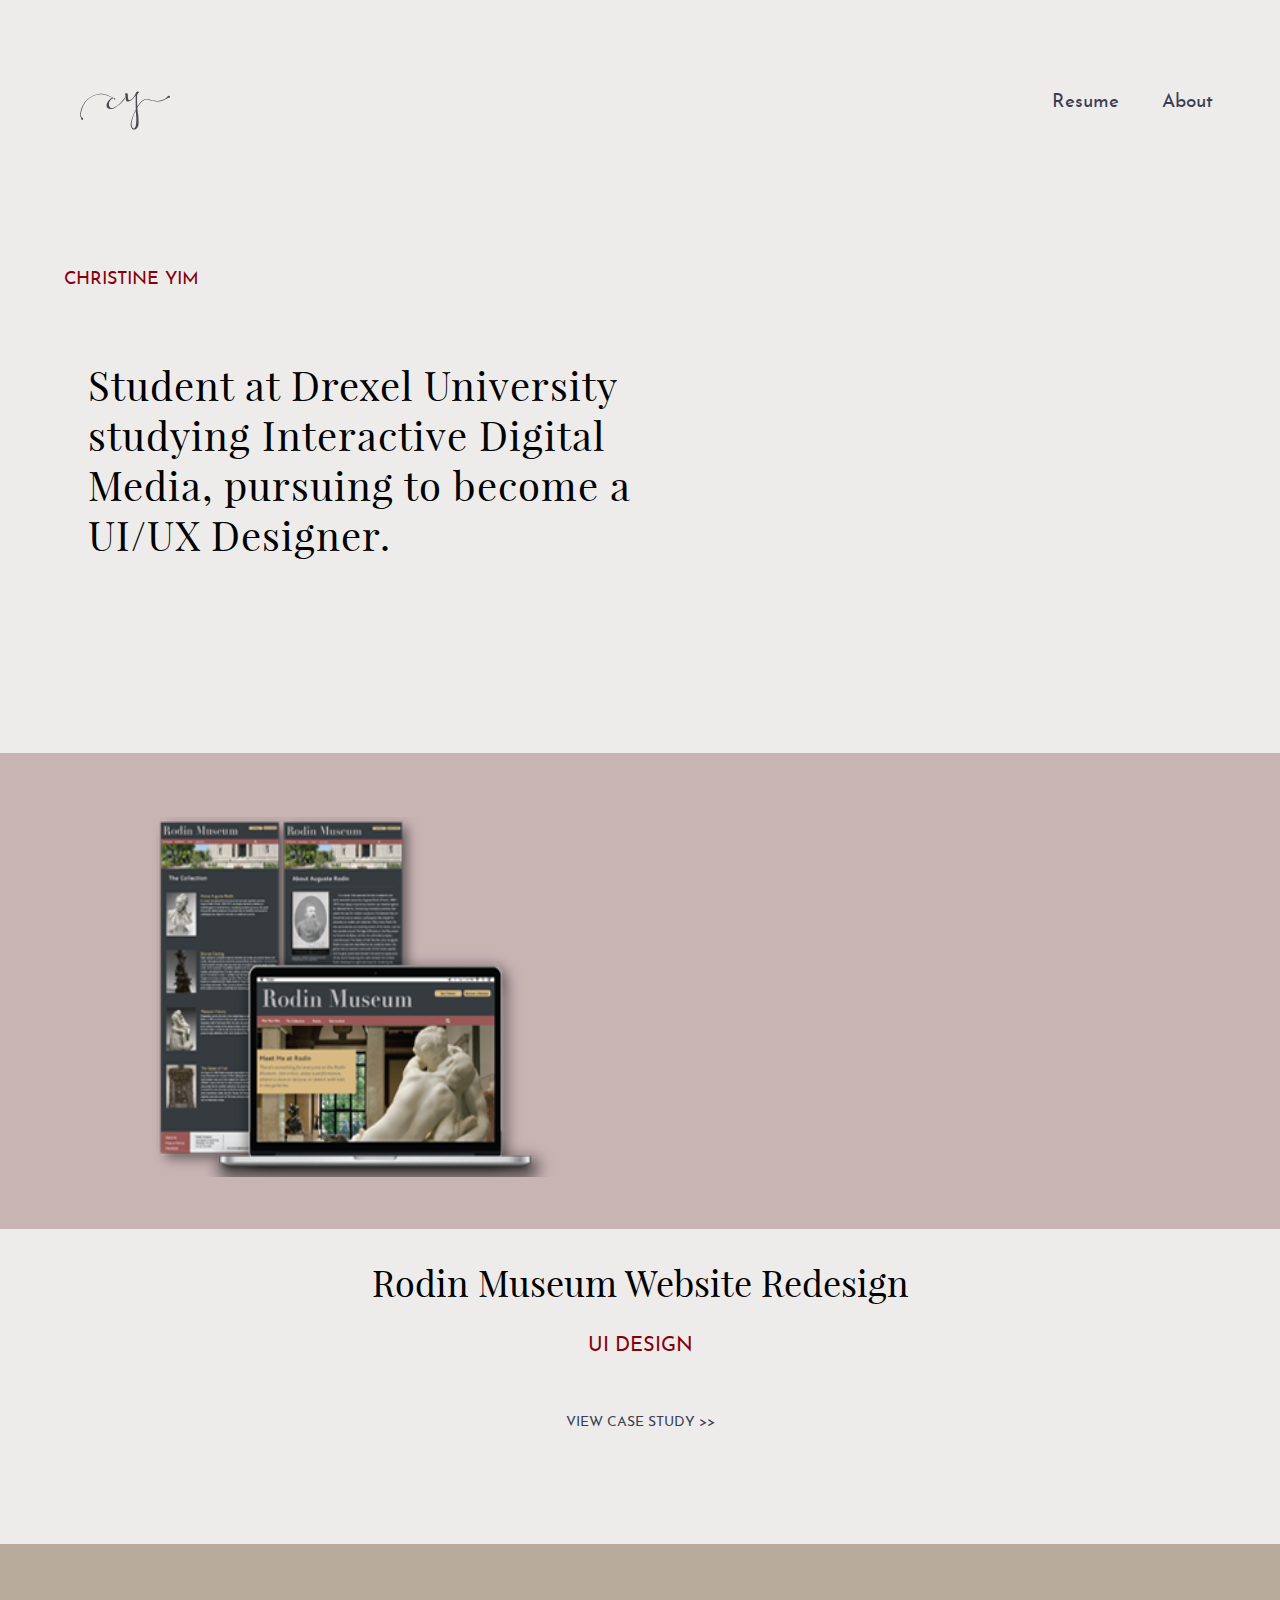
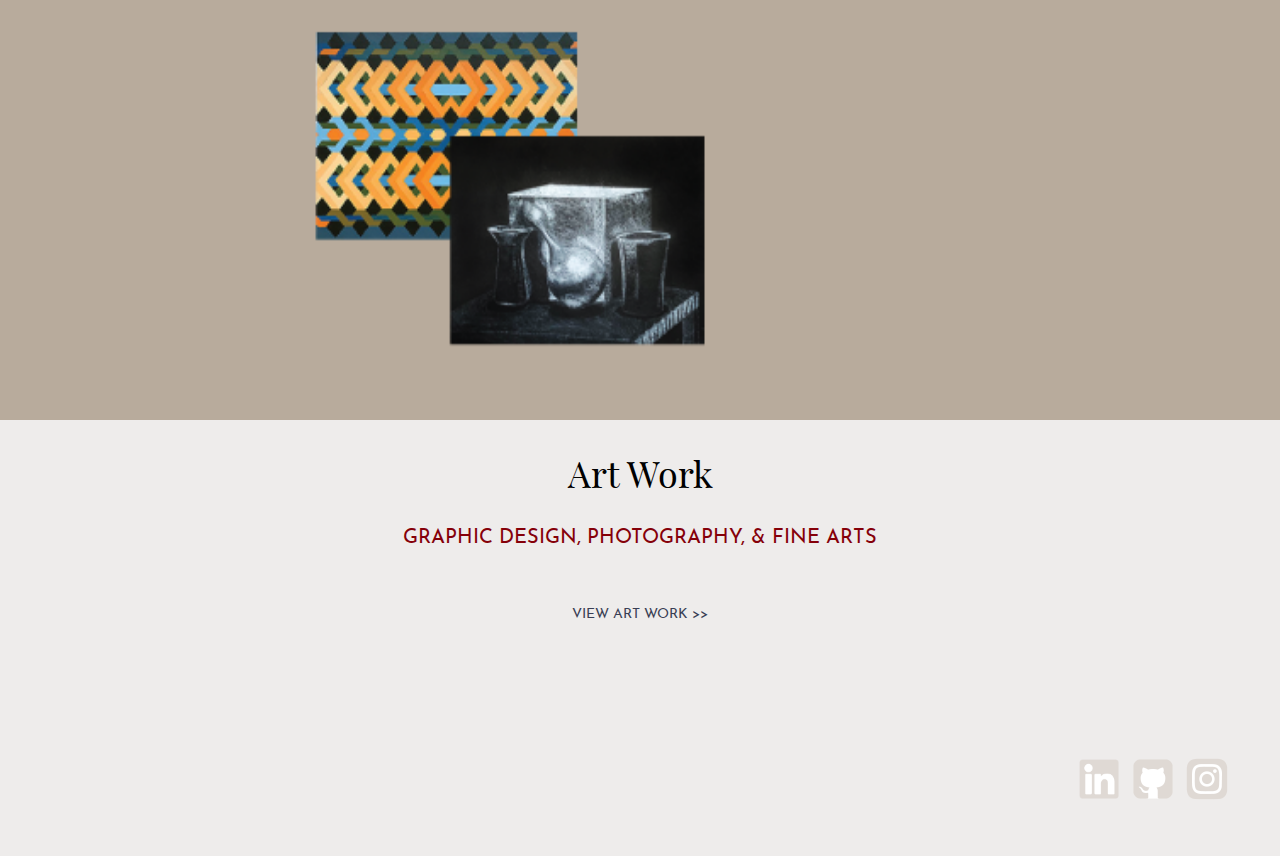
<file: index.html>
<!DOCTYPE html>
<html lang="en">
  <head>
    <title>Christine Yim's Portfolio</title>
    <meta charset="UTF-8">
    <meta name="viewport" content="width=device-width, initial-scale=1">
    <link href="css/normalize.css" rel="normalizer">
    <link href="css/style.css" rel="stylesheet">
  </head>
  <body>
    <div class="home">
      <div class="header">
        <a href="index.html">
          <img src="./images/cy_logo.svg" alt='Christine Logo' class="logo" >
        </a>
    <nav class="navlist">
      <ul>
        <li><a href="resume.html" class="resume">Resume</a></li>
        <li><a href="about.html" class="aboutme">About</a></li>
      </ul>
    </nav>
      </div>
    </div>      
    <h3 class="name">CHRISTINE  YIM</h3>
    <div class="main">
      <h1 class="greeting">
        Student at Drexel University studying Interactive Digital Media, pursuing 
        to become a UI/UX Designer.</h1>
      </div>
    <div class="portfolio">
      <div class="work1">
        <div class="box1">
          <img src="./images/rodincover_small.png" alt="Rodin" class="rodin"/>
        </div>
        <div class="workcontext1">
          <h4 class="worktitle1">Rodin Museum Website Redesign</h4>
          <p class="workcontent1">UI DESIGN</p>
          <a href="rodin-casestudy.html" class="link1">VIEW CASE STUDY >></a>
        </div>
      </div>
        <br>
      <div class="work2">
        <div class="box2">
          <img src="./images/artimages.png" alt="Art Work Images" class="artimages">
        </div>
        <div class="workcontext2">
          <h4 class="worktitle2">Art Work</h4>
          <p class="workcontent2">GRAPHIC DESIGN, PHOTOGRAPHY, & FINE ARTS</p>
          <a href="artwork.html" class="link2">VIEW ART WORK >></a>
        </div>
      </div>
        <br>
      </div>
      <br>
    <div class="worklinks">
      <a href="https://www.linkedin.com/in/christine-yim-b1ba33174">
        <img src="./images/linkedin_icon.png" alt="linkedin" class="workicon"></a>
      <a href="https://github.com/cyim12">
        <img src="./images/github_icon.png" alt="github" class="workicon"></a>
      <a href="https://www.instagram.com/christineyim_/">
      <img src="./images/instagram_icon.png" alt="instagram" class="workicon"></a>
  </div>
  </body>
</html>
</file>
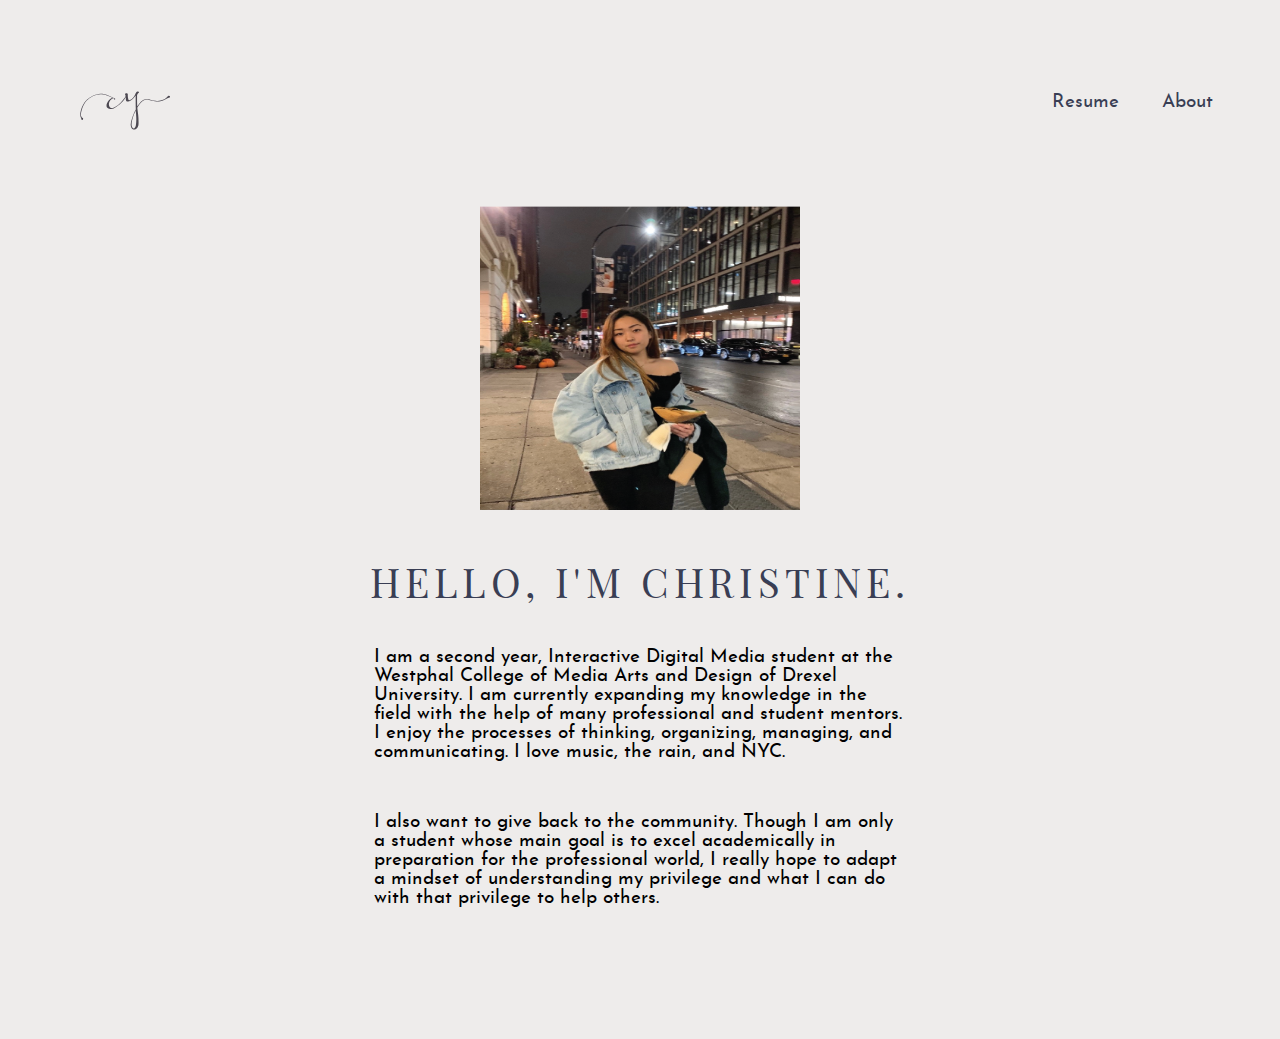
<file: about.html>
<!DOCTYPE html>
<html lang="en">
  <head>
    <title>About Me</title>
    <meta charset="UTF-8">
    <meta name="viewport" content="width=device-width, initial-scale=1">
    <link href="css/normalize.css" rel="normalizer">
    <link href="css/style.css" rel="stylesheet">
  </head>
  <body>
    <div class="home">
      <div class="header">
        <a href="index.html">
          <img src="/images/cy_logo.svg" alt='Christine Logo' class="logo" >
        </a>
    <nav class="navlist">
      <ul>
        <li><a href="resume.html" class="resume">Resume</a></li>
        <li><a href="about.html" class="aboutme">About</a></li>
      </ul>
    </nav>
      </div>
    </div>
  <div class="mainaboutme"> 
    <div class="aboutmebody">
      <img src="images/aboutmeimage copy.png" alt="Self Image" class="selfpic">
      <div class="meparagraphs">
        <h3 class="aboutme">HELLO, I'M CHRISTINE.</h3> 
        <p class="me_para" id="para1">
           I am a second year, Interactive Digital Media student at the Westphal College of 
           Media Arts and Design of Drexel University. I am currently expanding my knowledge
           in the field with the help of many professional and student mentors. I enjoy the 
           processes of thinking, organizing, managing, and communicating. I love music, the 
           rain, and NYC.
        </p>
        <p class="me_para" id="para2">
          I also want to give back to the community. Though I am only a student whose main goal 
          is to excel academically in preparation for the professional world, I really hope 
          to adapt a mindset of understanding my privilege and what I can do with that privilege 
          to help others.
        </p>
      </div>
    </div>
  </div>
 </body>
</html>
</file>
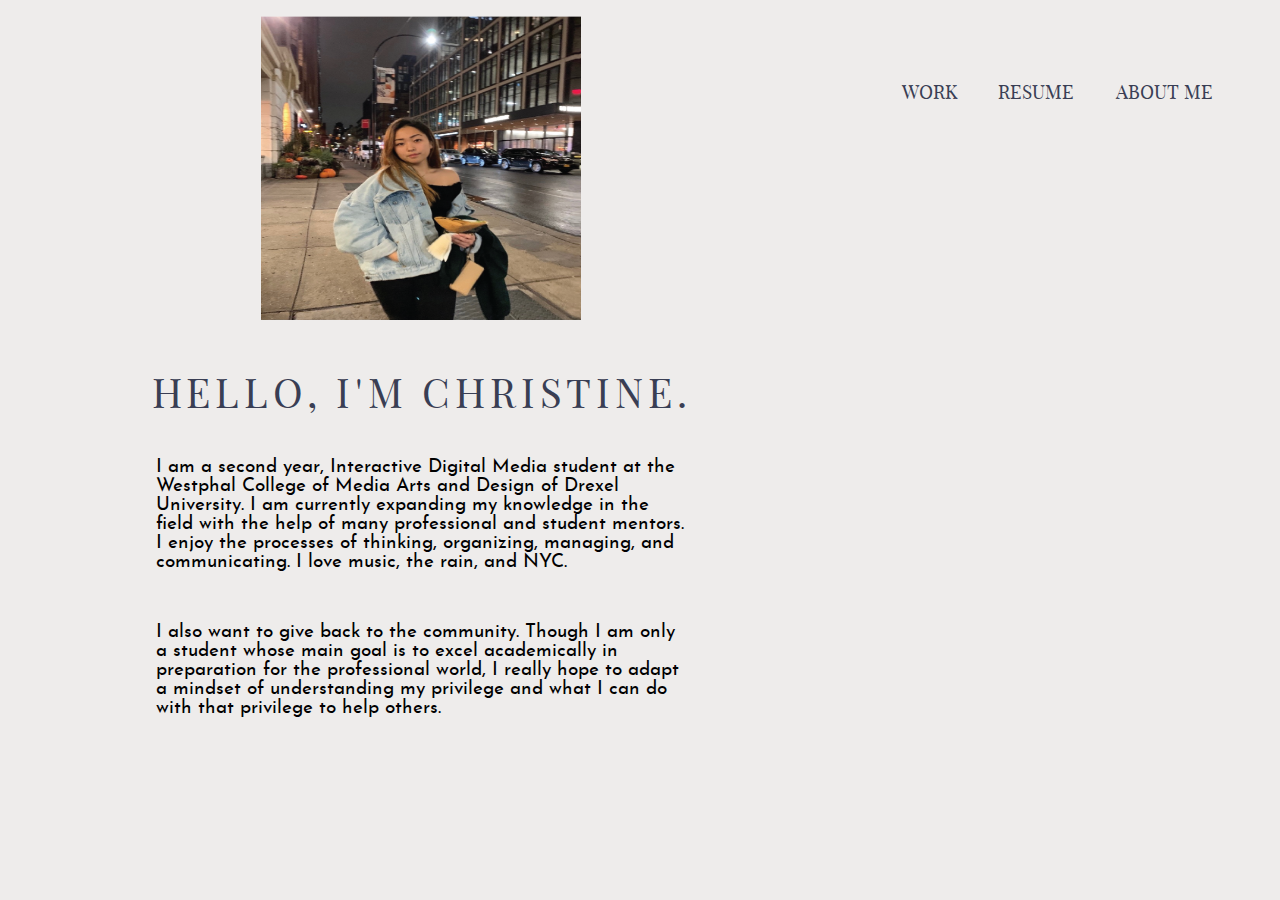
<file: about_me.html>
<!DOCTYPE html>
<html lang="en">
  <head>
    <title>About Me</title>
    <meta charset="UTF-8">
    <meta name="viewport" content="width=device-width, initial-scale=1">
    <link href="css/normalize.css" rel="normalizer">
    <link href="css/style.css" rel="stylesheet">
  </head>
 <body class="home">
    <div class="header">
      <nav>
        <ul class="navlist">
          <li><a href="portfolio_case_studies.html" class="portcs">WORK</a></li>
          <li><a href="resume.html" class="resume">RESUME</a></li>
         <li><a href="about_me.html" class="aboutme">ABOUT ME</a></li>
        </ul>
      </nav>
    </div>
  <div class="mainaboutme"> 
    <div class="aboutmebody">
      <img src="images/aboutmeimage copy.png" alt="Self Image" class="selfpic">
      <div class="meparagraphs">
        <h3 class="aboutme">HELLO, I'M CHRISTINE.</h3> 
        <p class="me_para" id="para1">
           I am a second year, Interactive Digital Media student at the Westphal College of 
           Media Arts and Design of Drexel University. I am currently expanding my knowledge
           in the field with the help of many professional and student mentors. I enjoy the 
           processes of thinking, organizing, managing, and communicating. I love music, the 
           rain, and NYC.
        </p>
        <p class="me_para" id="para2">
          I also want to give back to the community. Though I am only a student whose main goal 
          is to excel academically in preparation for the professional world, I really hope 
          to adapt a mindset of understanding my privilege and what I can do with that privilege 
          to help others.
        </p>
      </div>
    </div>
  </div>
 </body>
</html>
</file>
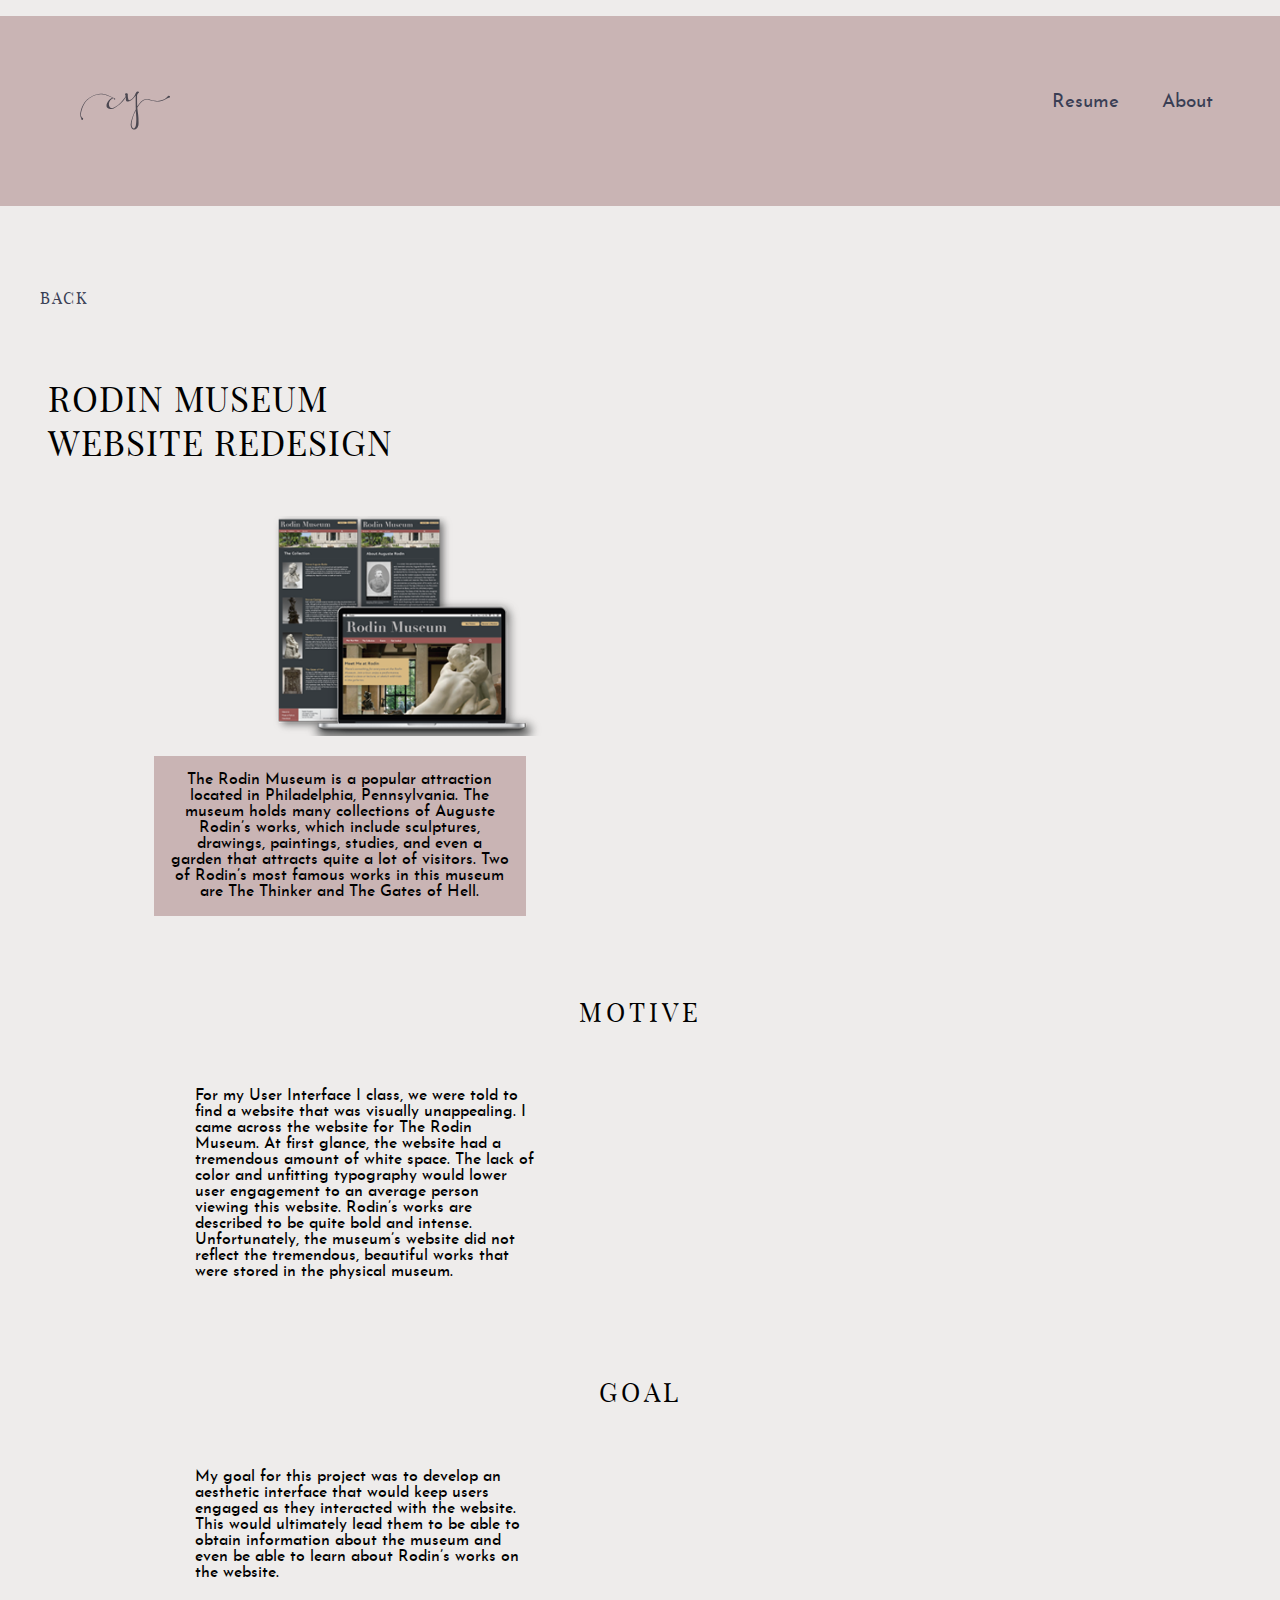
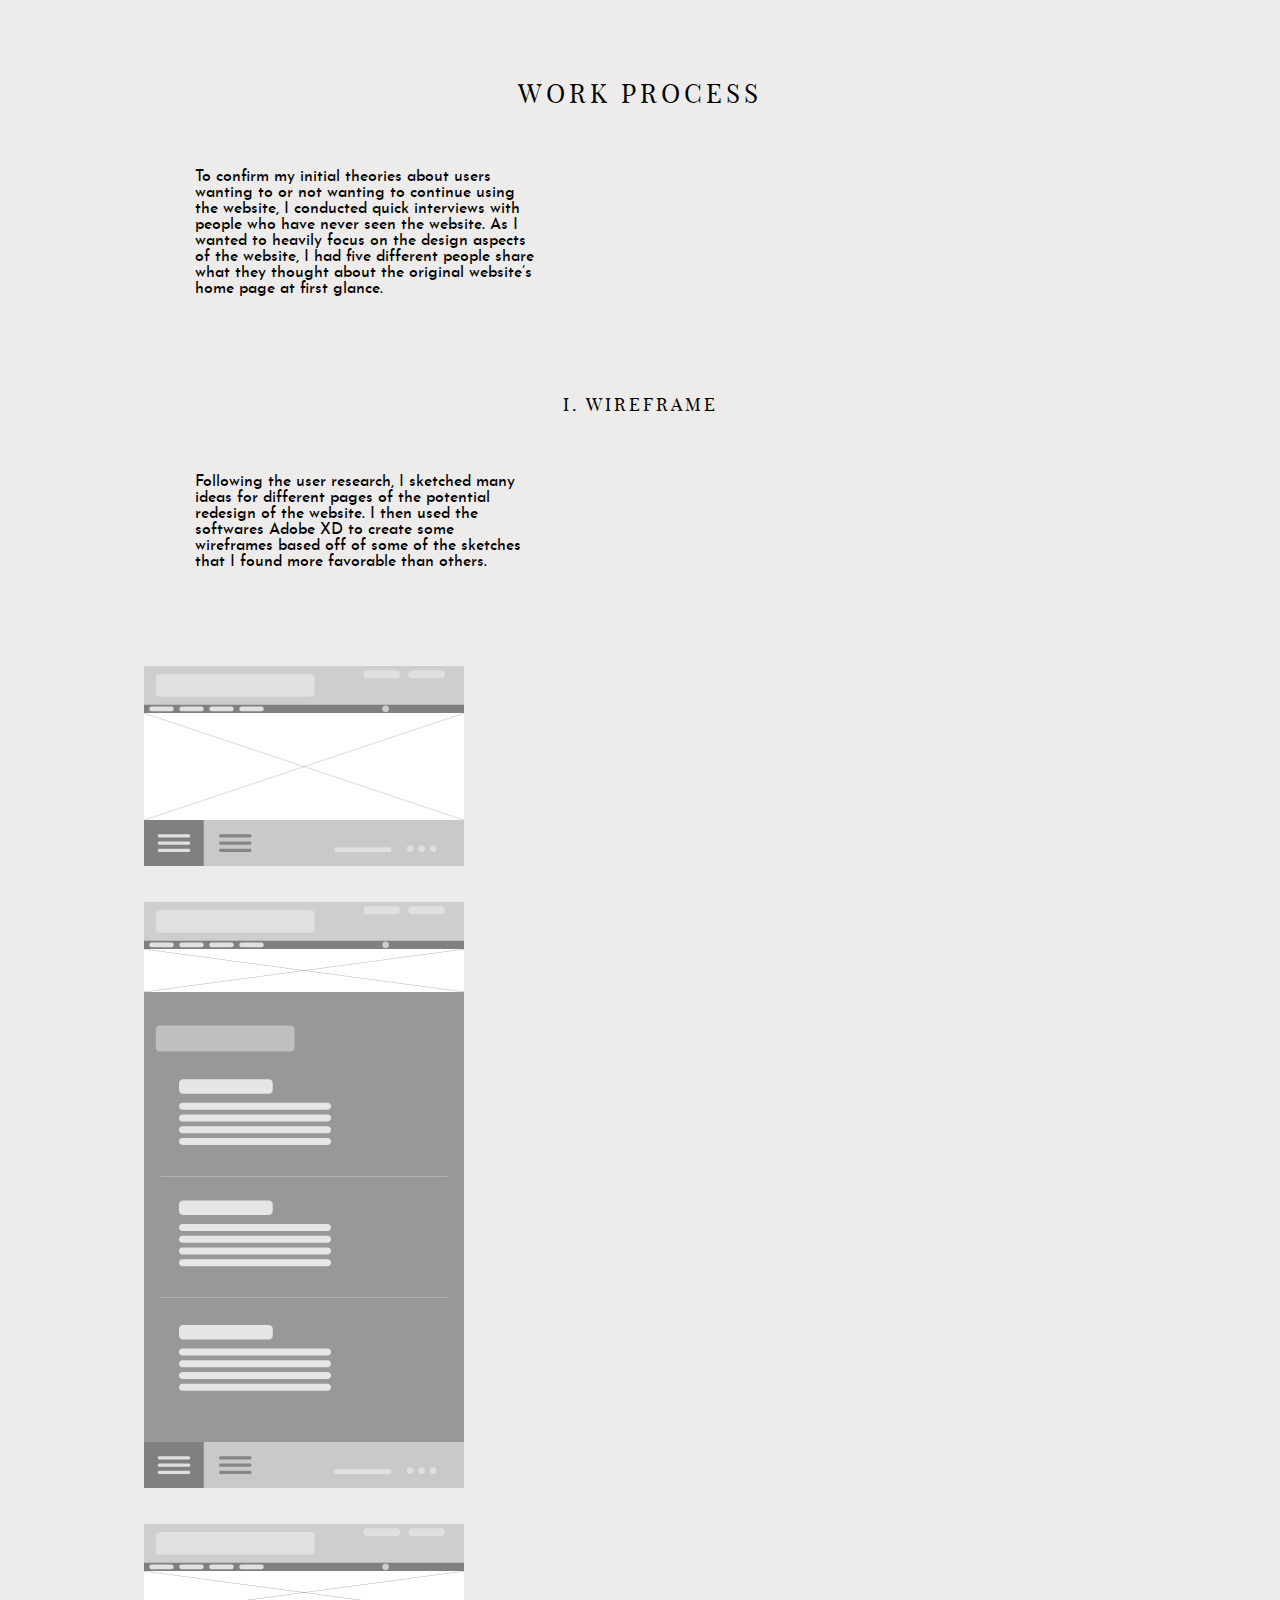
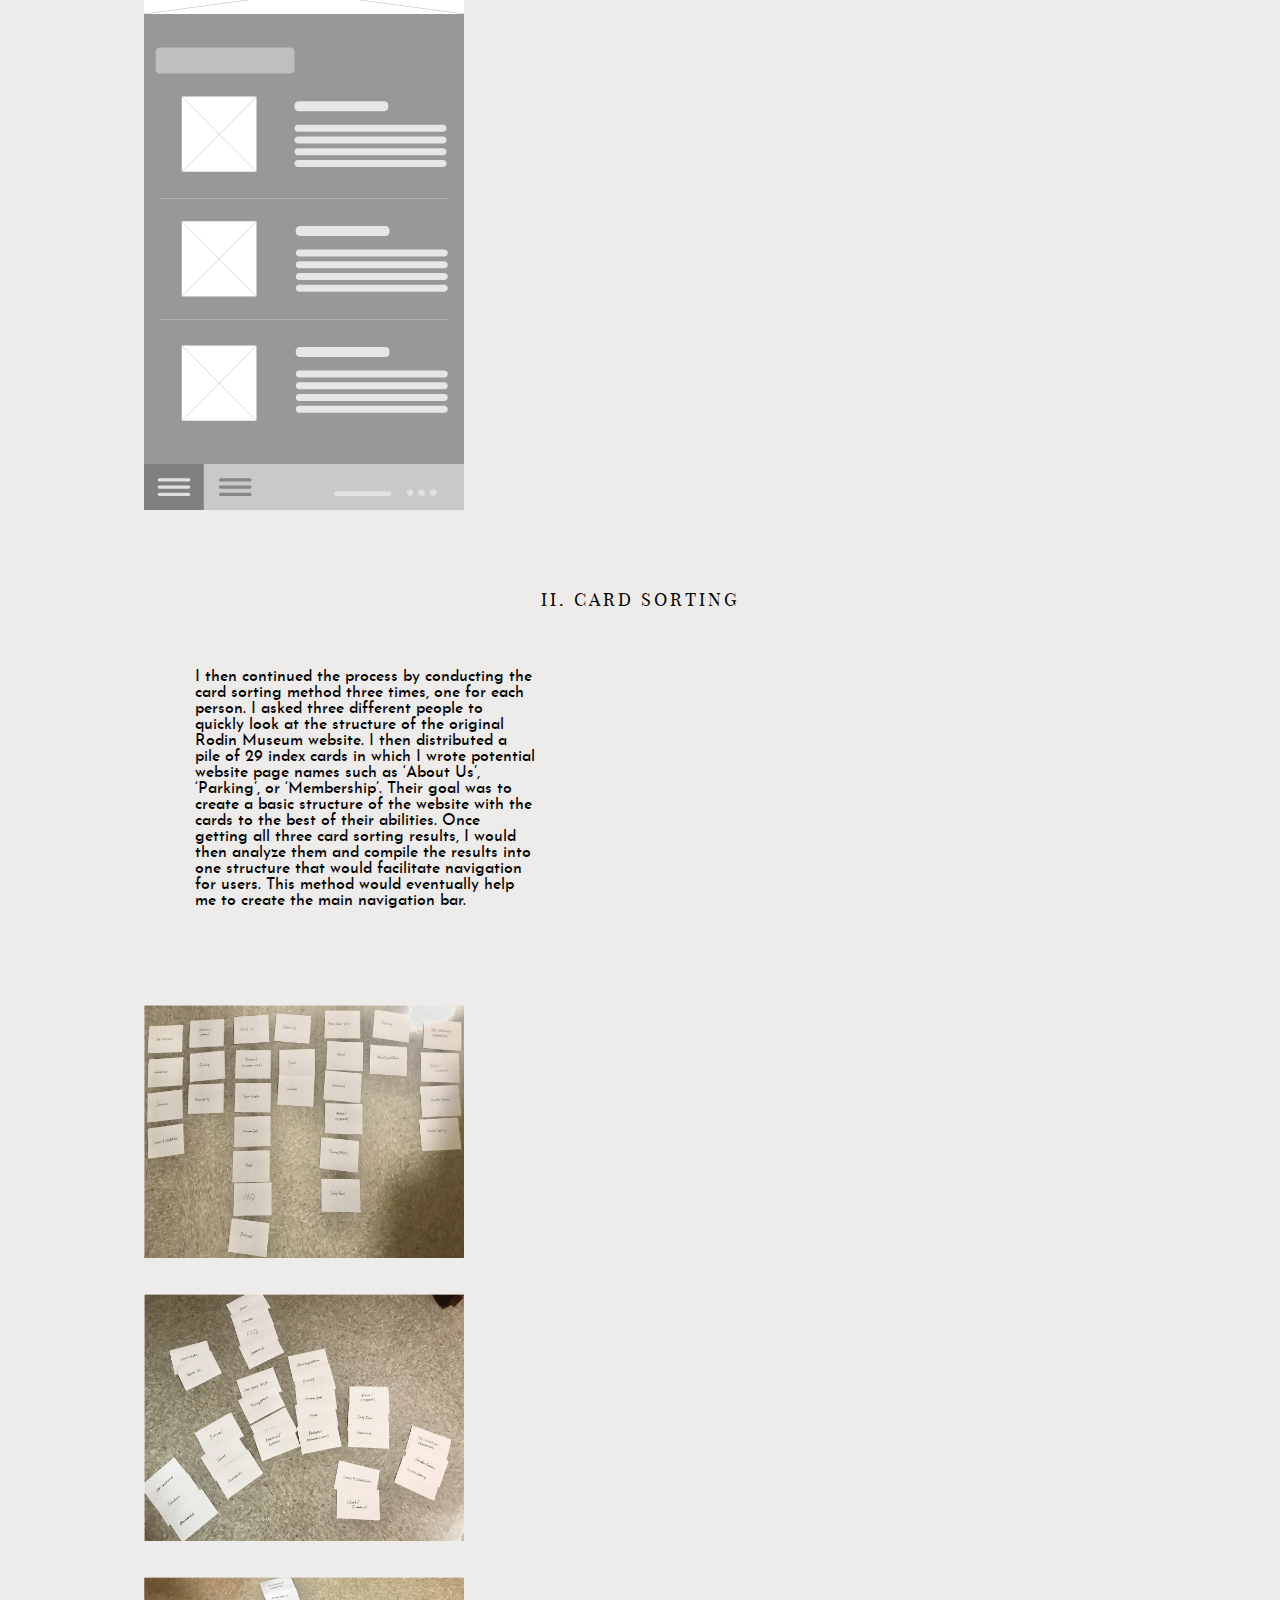
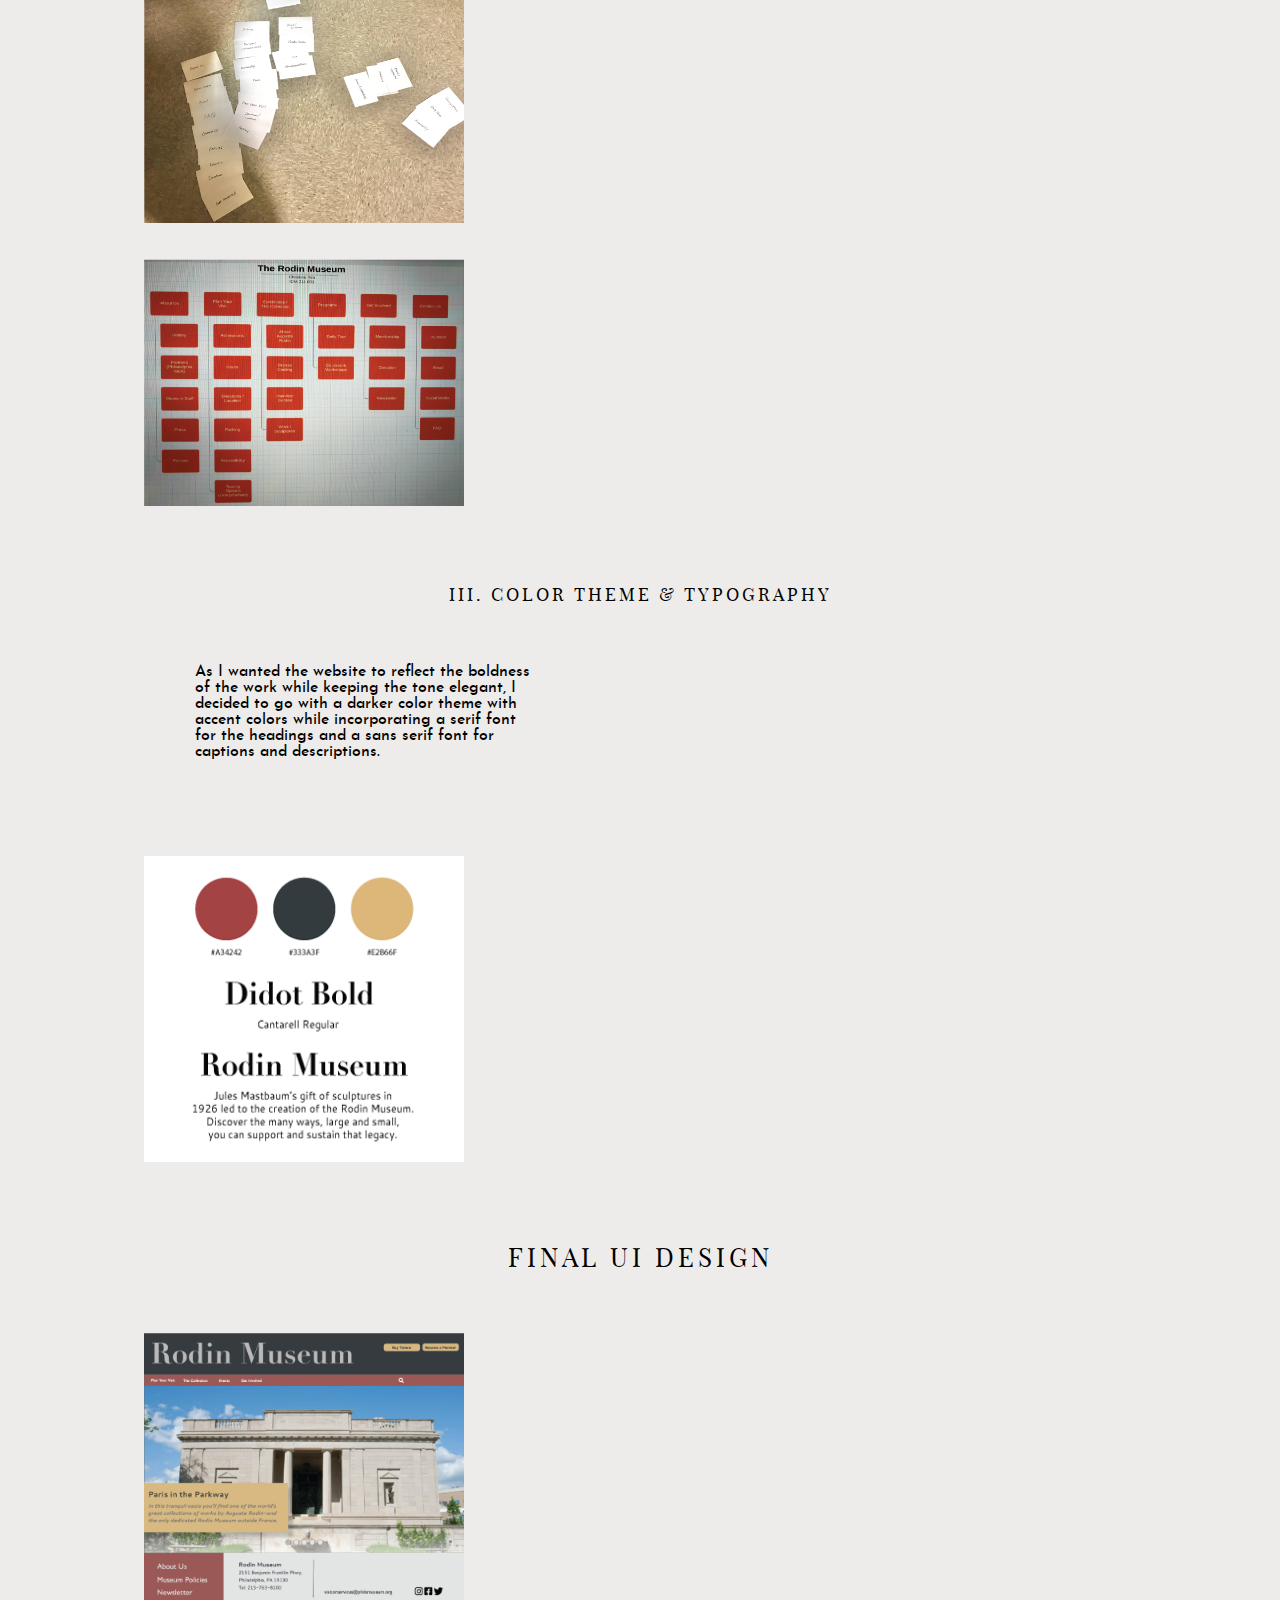
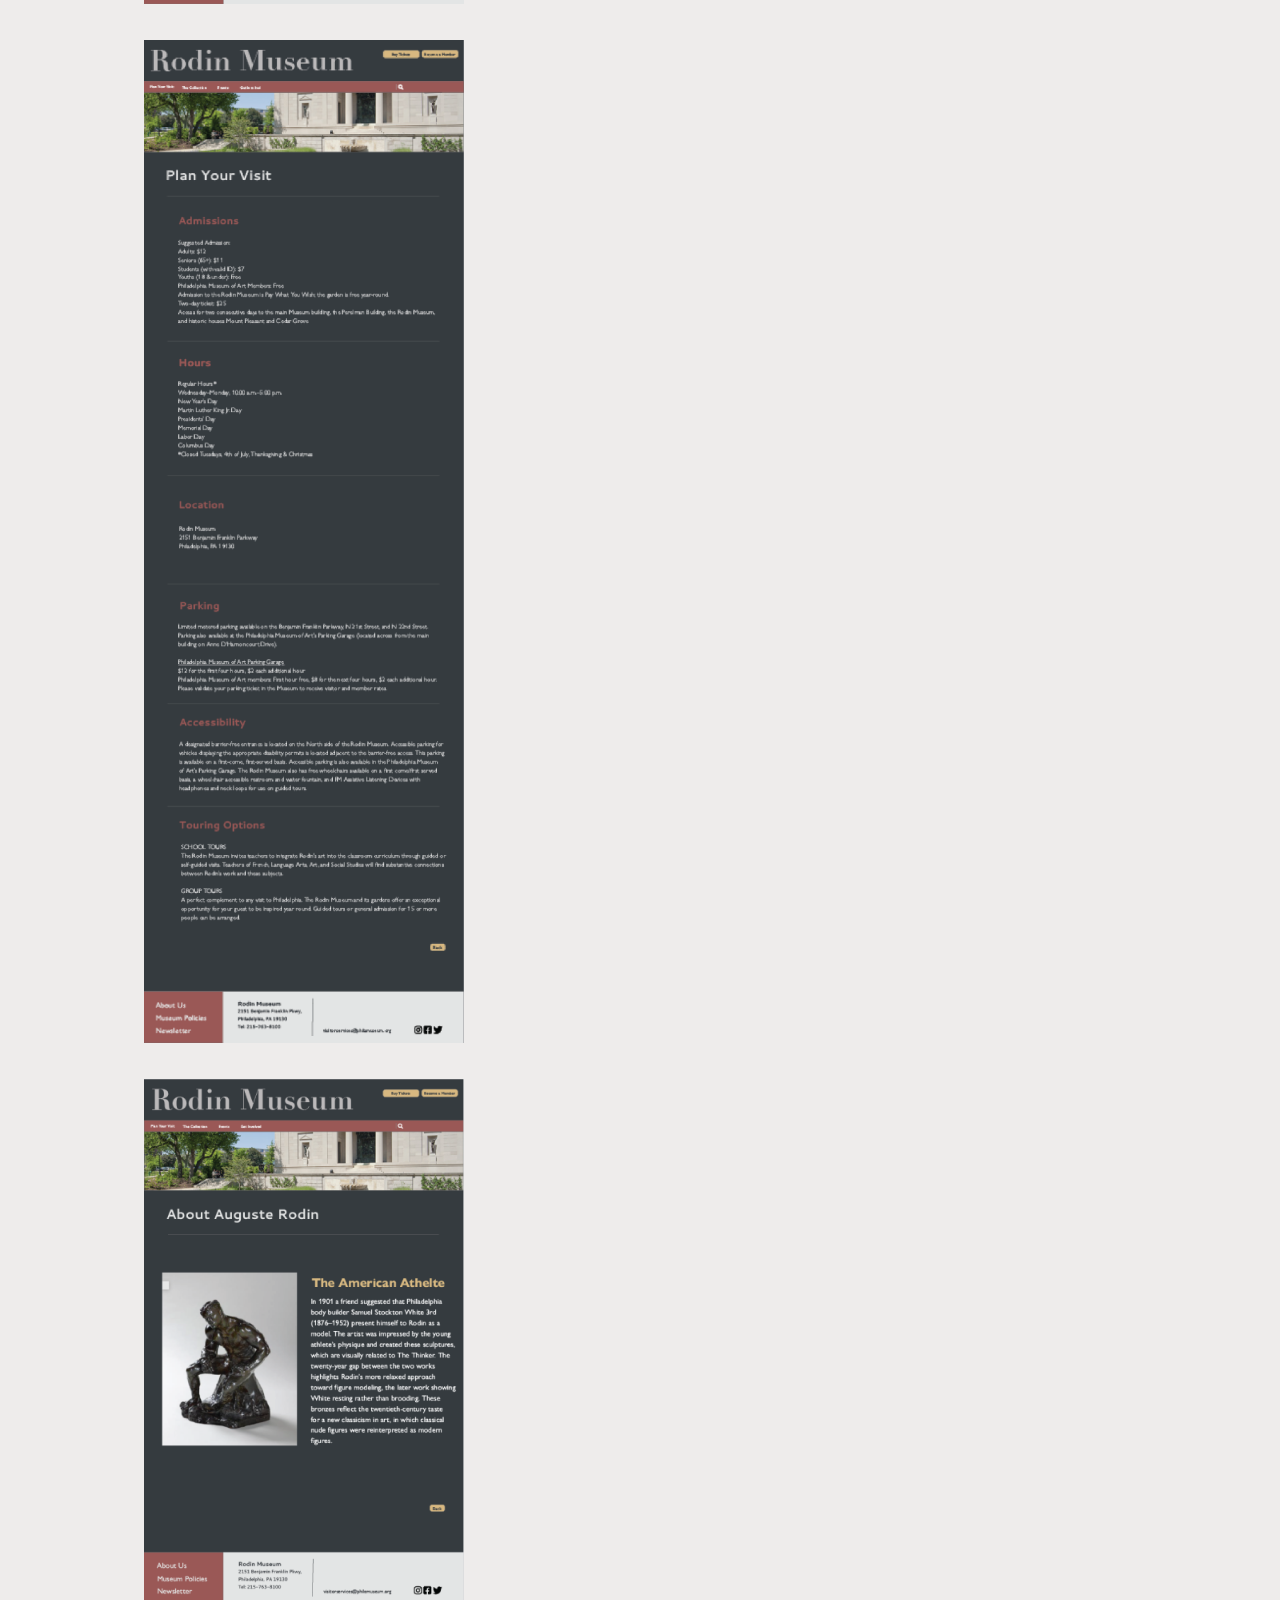
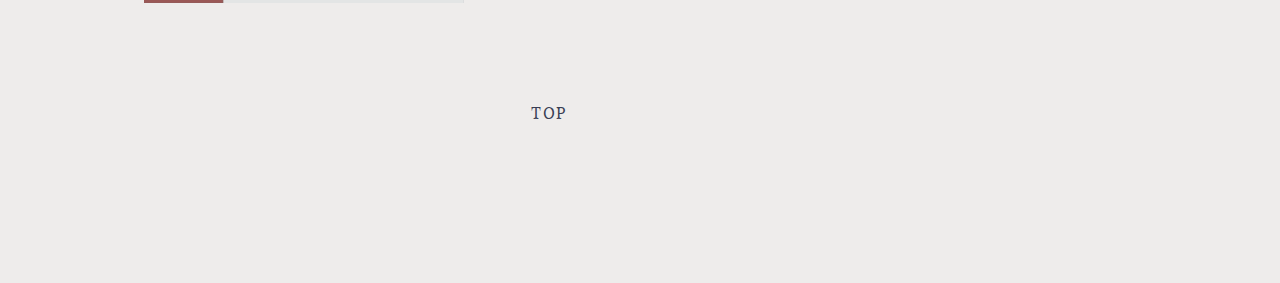
<file: rodin-casestudy.html>
<!DOCTYPE html>
<html lang="en">
  <head>
    <title>Rodin Case Study</title>
    <meta charset="UTF-8">
    <meta name="viewport" content="width=device-width, initial-scale=1">
    <link href="css/normalize.css" rel="normalizer">
    <link href="css/style.css" rel="stylesheet">
  </head>
  <body>
    <div class="home">
      <div>
      <div class="headerrod">
        <a href="index.html">
          <img src="./images/cy_logo.svg" alt='Christine Logo' class="logo" >
        </a>
    <nav class="navlist">
      <ul>
        <li><a href="resume.html" class="resume">Resume</a></li>
        <li><a href="about.html" class="aboutme">About</a></li>
      </ul>
    </nav>
    </div>
    </div>
      <br>
      <a href="index.html" class="back">BACK</a>
      <div class="mainrodin">
          <br>
          <div class="rodheading">
            <h3 class="studytitle">RODIN MUSEUM WEBSITE REDESIGN</h3>
            <img src="images/rodincover_small.png" alt="Rodin Redesign Image" class="csimage">
          </div>
          <div class="rodintro">
          <p class="para1">
            The Rodin Museum is a popular attraction located in Philadelphia, Pennsylvania. 
            The museum holds many collections of Auguste Rodin’s works, which include sculptures, 
            drawings, paintings, studies, and even a garden that attracts quite a lot of visitors. 
            Two of Rodin’s most famous works in this museum are The Thinker and The Gates of Hell. </p>
          </div>
          <div class="rodmotive">
            <h5 class="subtitle">MOTIVE</h5>
            <p class="para">
              For my User Interface I class, we were told to find a website that was visually 
              unappealing. I came across the website for The Rodin Museum. At first glance, 
              the website had a tremendous amount of white space. The lack of color and unfitting 
              typography would lower user engagement to an average person viewing this website. 
              Rodin’s works are described to be quite bold and intense. Unfortunately, the 
              museum’s website did not reflect the tremendous, beautiful works that were stored 
              in the physical museum.
            </p>
          </div>
          <div class="rodgoal">
            <h5 class="subtitle">GOAL</h5>
            <p class="para">
              My goal for this project was to develop an aesthetic interface that would keep 
              users engaged as they interacted with the website. This would ultimately lead them 
              to be able to obtain information about the museum and even be able to learn about 
              Rodin’s works on the website.
            </p>
          </div>
          <div class="rodworkprocess">
            <h5 class="subtitle">WORK PROCESS</h5>
            <p class="para">
              To confirm my initial theories about users wanting to or not wanting to continue 
              using the website, I conducted quick interviews with people who have never seen the 
              website. As I wanted to heavily focus on the design aspects of the website, I had 
              five different people share what they thought about the original website’s home 
              page at first glance.
            </p>
          </div>
          <div class="rodwireframes">
            <h6 class="wpsubtitle">I. WIREFRAME</h6>
            <p class="para">
              Following the user research, I sketched many ideas for different pages of the potential 
              redesign of the website. I then used the softwares Adobe XD to create some wireframes 
              based off of some of the sketches that I found more favorable than others.
            </p>
            <img src="images/wireframe1.png" alt="Wireframe 1" class="wireframe">
            <br>
            <img src="./images/wireframe2.png" alt="Wireframe 2" class="wireframe">
            <br>
            <img src="images/wireframe3.png" alt="Wireframe 3" class="wireframe">
            <br>
          </div>
          <div class="rodcard">
            <h6 class="wpsubtitle">II. CARD SORTING</h6>
            <p class="para">
              I then continued the process by conducting the card sorting method three times, one for 
              each person. I asked three different people to quickly look at the structure of the 
              original Rodin Museum website. I then distributed a pile of 29 index cards in which I wrote 
              potential website page names such as ‘About Us’, ‘Parking’, or ‘Membership’. Their goal 
              was to create a basic structure of the website with the cards to the best of their abilities. 
              Once getting all three card sorting results, I would then analyze them and compile the 
              results into one structure that would facilitate navigation for users. This method would 
              eventually help me to create the main navigation bar.
            </p>
            <img src="images/cardsort1.png" alt="cardsorting1" class="cardsort">
            <br>
            <img src="images/cardsort2.png" alt="cardsorting2" class="cardsort">
            <br>
            <img src="images/cardsort3.png" alt="cardsorting3" class="cardsort">
            <br>
            <img src="images/cardsort4.png" alt="cardsorting2" class="cardsort">
            <br>
          </div>
          <div class="rodstylesheet">
            <h6 class="wpsubtitle">III. COLOR THEME & TYPOGRAPHY</h6>
            <p class="para">
              As I wanted the website to reflect the boldness of the work while keeping the tone elegant, 
              I decided to go with a darker color theme with accent colors while incorporating a serif font 
              for the headings and a sans serif font for captions and descriptions.
            </p>
            <img src="images/rodin_color_type.png" alt="colortheme_typography" class="color_type">
            <br>
          </div>
          <div class="rodfinal">
            <h5 class="subtitle">FINAL UI DESIGN</h5>
            <img src="images/rodinhome.png" alt="Rodin Home Page" class="finaluirodin">
            <br>
            <img src="images/museuminfo.png" alt="Rodin Museum Information" class="finaluirodin">
            <br>
          
            <img src="images/rodin_americanathlete.png" alt="American Athlete" class="finaluirodin" id="americanathlete">
          </div>
          <div class="gotop">
            <a href="rodin-casestudy.html" class="top">TOP</a>
          </div>
        </div>
        </div>
</file>
<file: css/style.css>
/* FONTS */
@font-face {
  font-family: 'Josefin_Sans';
  src: url('../fonts/JosefinSans/josefinsans-regular-webfont.woff2') format('woff2');
  font-weight: normal;
  font-style: normal;
}

@font-face {
  font-family: 'Playfair_Display';
  src: url('../fonts/PlayfairDisplay/playfairdisplay-regular-webfont.woff2') format('woff2');
  font-weight: normal;
  font-style: normal;
}

@font-face {
  font-family: 'Playfair_Display';
  src: url('../fonts/PlayfairDisplay/playfairdisplay-bold-webfont.woff2') format('woff2');
  font-weight: bold;
  font-style: normal;
}

/* GENERAL */

body {
  margin: 1rem 0rem 6rem 0rem;
  background-color: #EEECEB;
  border: 1rem;
}

.header {
  background-color: #EEECEB;
}

.logo {
  width: 90px;
  height: 90px;
  display: inline-block;
  padding: 3rem;
}

.navlist {
  margin-top: 4rem;
  margin-right: 4.5rem;
  list-style: none;
  font-family: 'Playfair_Display', serif;
  font-weight: normal;
  float: right;
}

.navlist li {
  font-size: 1rem;
  font-weight: normal;
  display: inline;
  padding: 0.5rem;
  font-size: 16px;
}

a {text-decoration: none;}

a.portcs:link {color: #393E54;}
a.portcs:visited {color: #393E54;}
a.portcs:hover {color: #850009;
  transition-duration: 0.4s;}

a.resume:link {color: #393E54;}
a.resume:visited {color: #393E54;}
a.resume:hover {color: #850009;
  transition-duration: 0.4s;}

a.aboutme:link {color: #393E54;}
a.aboutme:visited {color: #393E54;}
a.aboutme:hover {color: #850009;
  transition-duration: 0.4s;}

.main {
  margin: 0;
}

h3.name {
  margin: 0;
  padding-top: 4rem;
  padding-left: 2rem;
  font-family: 'Josefin_Sans', Arial, sans-serif;
  font-size: 14px;
  font-weight: normal;
  color: #850009;
}

h3.pgname {
  margin: 2rem;
  text-align: center;
  font-family: 'Josefin_Sans', Arial, sans-serif;
  font-size: 16px;
  font-weight: normal;
  color: #850009;
}

h1.greeting {
  padding-left: 3rem;
  padding-top: 1rem;
  margin: 1.5rem 1.5rem 7rem;
  max-width: 400px;
  font-size: 30px;
  letter-spacing: 1px;
  font-family: 'Playfair_Display', serif;
  font-weight: normal;
}

.work1 {
  margin-bottom: 6rem;
}

.box1 {
  position: relative;
  background-color: #C9B4B4;
  padding: 2rem;
}

img.rodin {
  padding-top: 1rem;
  margin-left: 5%;
  margin-right: 5%;
}

.workcontext1, .workcontext2, .workcontext3 {
  text-align: center;
}

h4.worktitle1 {
  font-family: 'Playfair_Display', serif;
  font-size: 26px;
  text-align: center;
  margin-left: 1rem;
  margin-bottom: 0.5rem;
  margin-top: 1.5rem;
}

.workcontent1, .workcontent2, .workcontent3 {
  font-family: 'Josefin_Sans', Arial, sans-serif;
  font-size: 16px;
  color: #850009;
  margin-top: 0.5rem;
  margin-bottom: 1.5rem;
}

.link1, .link2, .link3 {
  font-family: 'Josefin_Sans', Arial, sans-serif;
  font-size: 10px;
  color: #393E54;
}

.work2 {
  margin-bottom: 6rem;
}

.box2 {
  background-color: #B8AB9C;
  padding: 2rem;
}

img.teado {
  height: 240px;
  width: 320px;
  padding-top: 1rem;
  margin-left: 18%;
  margin-right: 18%;
}

h4.worktitle2 {
  font-family: 'Playfair_Display', serif;
  font-size: 26px;
  text-align: center;
  margin-left: 1rem;
  margin-bottom: 0.5rem;
  margin-top: 1.5rem;
}

.work3 {
  margin-bottom: 6rem;
}

.box3 {
  background-color: #8488AC;
  padding: 2rem;
}

img.artimages {
  height: 240px;
  width: 320px;
  padding-top: 1rem;
  margin-left: 13%;
  margin-right: 13%;
}

h4.worktitle3 {
  font-family: 'Playfair_Display', serif;
  font-size: 26px;
  text-align: center;
  margin-left: 1rem;
  margin-bottom: 0.5rem;
  margin-top: 1.5rem;
}

.worklinks {
  float: right;
  margin-right: 3rem;
  margin-bottom: 3rem;
}

.workicon {
  width: 50px;
  height: 50px;
}

/* RESUME */
.downloadres {
  margin-bottom: 3rem;
}

h4 {
  font-family: 'Playfair_Display', serif;
  font-size: 30px;
  margin: 3rem 1rem 1.5rem;
  font-weight: normal;
  text-align: center;
}

p {
  font-family: 'Josefin_Sans', Arial, sans-serif;
  font-size: 16px;
  justify-content: center;
  padding: 1rem;
}

ul {
  font-family: 'Josefin_Sans', Arial, sans-serif;
  font-size: 13px;
  max-width: 550px;
}

#resumelist {
  margin-bottom: 3rem;
}

h3.download {
  font-family: 'Playfair_Display', serif;
  font-size: 20px;
  font-weight: normal;
  text-align: center;
}

img.downloadlogo {
  height: 50px;
  width: 50px;
  margin-bottom: 1rem;
  margin-left: 44%;
  margin-right: 44%;
}

.mainresume {
  margin: 2rem;
  grid-template-columns: 1fr;
  grid-template-areas:
    "edu"
    "exp"
    "cre"
    "ski"
    "rel"
    "act"
    "hon"
}

/* ABOUT */
.mainabout {
  margin-bottom: 5rem;
}

.selfpic {
  width: 16rem;
  margin-left: 20%;
  margin-right: 20%;
}

h3.aboutme {
  font-family: 'Playfair_Display', serif;
  font-size: 30px;
  margin: 3rem 1rem 1.5rem;
  font-weight: normal;
  text-align: center;
  letter-spacing: 0.3rem;
  color: #393E54;
}

.me_para {
  max-width: 25rem;
  margin-left: 10%;
  margin-right: 10%;
}

/* RODIN */
.headerrod {
  background-color: #C9B4B4;
  margin-bottom: 4rem;
}

.mainrodin {
  padding-bottom: 4rem;
}

.back {
  padding: 2.5rem;
  font-family: 'Playfair_Display', serif;
  letter-spacing: 0.1rem;
  color: #393E54;
}

h3.studytitle {
  text-align: left;
  padding-left: 3rem;
  padding-top: 1rem;
  max-width: 350px;
  font-size: 35px;
  letter-spacing: 1px;
  font-family: 'Playfair_Display', serif;
  font-weight: normal;
}

.csimage {
  height: 220px;
  width: 300px;
  padding-top: 1rem;
  margin-left: 19%;
  margin-right: 19%;
}

p.para1 {
  background-color: #C9B4B4;
  max-width: 340px;
  text-align: center;
  margin-left: 12%;
  margin-right: 12%;
  margin-bottom: 4rem;
}

h5.subtitle {
  padding-top: 1rem;
  font-size: 26px;
  letter-spacing: 4px;
  text-align: center;
  font-family: 'Playfair_Display', serif;
  font-weight: normal;
}

p.para {
  max-width: 340px;
  margin-left: 14%;
  margin-right: 14%;
  margin-bottom: 4rem;
}

h6.wpsubtitle {
  padding-top: 1rem;
  font-size: 18px;
  letter-spacing: 3px;
  text-align: center;
  font-family: 'Playfair_Display', serif;
  font-weight: normal;
}

.wireframe, .cardsort, .color_type, .finaluirodin {
  width: 320px;
  margin-left: 10%;
  margin-right: 10%;
  padding: 1rem;
}

#americanathlete {
  margin-bottom: 5rem;
}

.top {
  margin-left: 39%;
  margin-right: 39%;
  padding: 2rem;
  font-family: 'Playfair_Display', serif;
  letter-spacing: 0.1rem;
  color: #393E54;
}

/* ART WORK */
.headerart {
  background-color: #B8AB9C;
  margin-bottom: 4rem;
}

.artworks {
  padding-bottom: 4rem;
}

h4.awtitles {
  padding-top: 1rem;
  margin: 1.2rem;
  font-size: 22px;
  letter-spacing: 4px;
  text-align: center;
  font-family: 'Playfair_Display', serif;
  font-weight: normal;
}

.charcoal, .painting, .photo {
  height: 150px;
	margin-top: 10px;
	padding: 5px;
	width: 300px;
  height: 200px;
}

.drawings, .paintings, .photography {
  padding: 0;
	margin: 5rem;
	list-style: none;

	display: flex;
	flex-flow: row wrap;
	justify-content: space-around;
}

#photostairs {
  margin-bottom: 5rem;
}

@media screen and (min-width: 768px) {
  .logo {
    padding-left: 5rem;
  }
  
  .navlist {
    margin-right: 3rem;
  }

  .navlist li {
    padding: 1.2rem;
    font-size: 19px;
  }

  h3.name {
    padding-left: 4rem;
    font-size: 18px;
  }
  
  h1.greeting {
    padding-left: 4rem;
    padding-top: 3rem;
    margin: 1.5rem 1.5rem 12rem;
    max-width: 650px;
    font-size: 40px;
  }

.box1, .box2, .box3 {
  padding: 3rem;
}

img.rodin {
  height: 360px;
  width: 450px;
}

h4.worktitle1, h4.worktitle2, h4.worktitle3 {
  font-size: 36px;
  margin-top: 2rem;
}

.workcontent1, .workcontent2, .workcontent3 {
  font-size: 20px;
  color: #850009;
  margin-top: 0.9rem;
  margin-bottom: 2.5rem;
}

.link1, .link2, .link3 {
  font-family: 'Josefin_Sans', Arial, sans-serif;
  font-size: 14px;
  color: #393E54;
}

img.teado {
  height: 360px;
  width: 450px;
}

img.artimages {
  height: 360px;
  width: 450px;
  margin-left: 20%;
  margin-right: 20%;
}

.workicon {
  width: 50px;
  height: 50px;
}

img.downloadlogo {
  height: 50px;
  width: 50px;
  margin-bottom: 2rem;
  margin-left: 47%;
  margin-right: 47%;
}

/* ABOUT */
.aboutmebody {
  padding: 0;
	margin: 0;
	display: flex;
	flex-flow: row wrap;
	justify-content: space-around;
}

.selfpic {
  width: 20rem;
  height: 19rem;
}

h3.aboutme {
  font-size: 40px;
}

.me_para {
  max-width: 42rem;
  font-size: 120%;
}

/* RESUME */
@media screen and (min-width: 768px) {
  .edu {
    grid-area: edu;
  }

  .exp {
    grid-area: exp;
  }

  .cre {
    grid-area: cre;
  }

  .ski {
    grid-area: ski;
  }

  .rel {
    grid-area: rel;
  }

  .act {
    grid-area: act;
  }

  .hon {
    grid-area: hon;
  }

  .mainresume {
    margin: 0 auto;
    max-width: 60rem;

    display: grid;
    grid-template-columns: 1fr 2fr 1fr;

    grid-template-areas:
      '. edu .'
      '. exp .'
      '. cre .'
      '. ski .'
      '. rel .'
      '. act .'
      '. hon .';
  }
}

@media screen and (min-width: 1280px) {
  .edu {
    grid-area: edu;
  }

  .exp {
    grid-area: exp;
  }

  .cre {
    grid-area: cre;
  }

  .ski {
    grid-area: ski;
  }

  .rel {
    grid-area: rel;
  }

  .act {
    grid-area: act;
  }

  .hon {
    grid-area: hon;
  }

  .mainresume {
    display: grid;
    grid-template-columns: 1fr 1fr;

    grid-template-areas:
      'edu    exp'
      'cre    ski'
      'cre    rel'
      'cre    act'
      'cre    hon';
    ;}
  }
}
</file>
